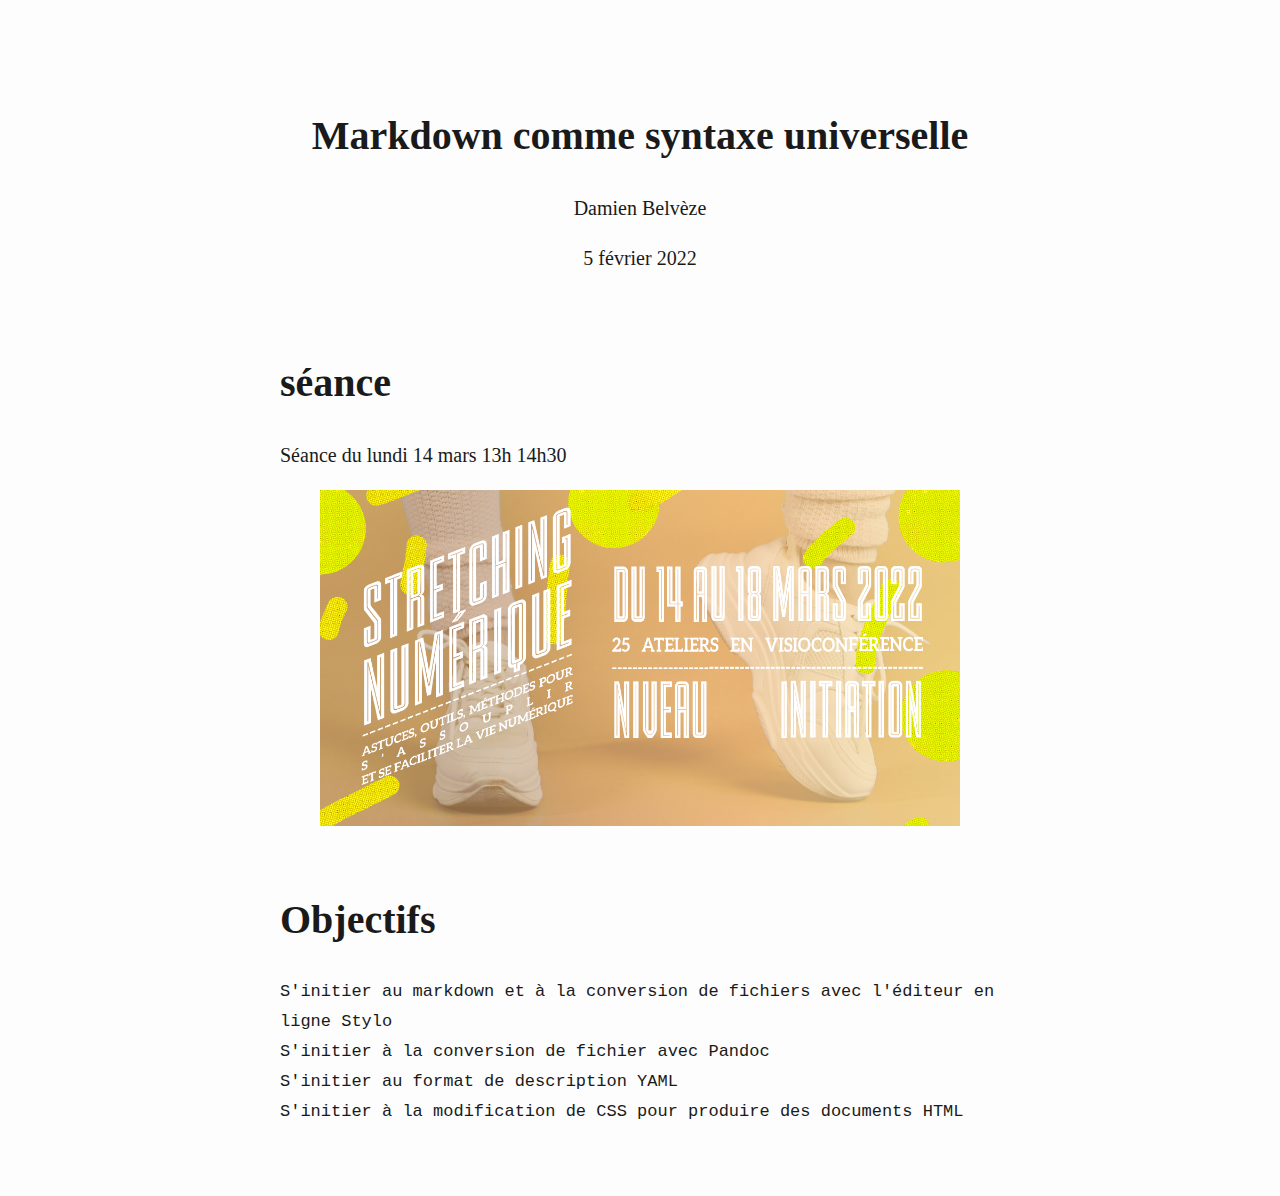
<file: index.html>
<!DOCTYPE html>
<html xmlns="http://www.w3.org/1999/xhtml" lang="" xml:lang="">
<head>
  <meta charset="utf-8" />
  <meta name="generator" content="pandoc" />
  <meta name="viewport" content="width=device-width, initial-scale=1.0, user-scalable=yes" />
  <title>Markdown comme syntaxe universelle</title>
  <style>
    html {
      line-height: 1.5;
      font-family: Georgia, serif;
      font-size: 20px;
      color: #1a1a1a;
      background-color: #fdfdfd;
    }
    body {
      margin: 0 auto;
      max-width: 36em;
      padding-left: 50px;
      padding-right: 50px;
      padding-top: 50px;
      padding-bottom: 50px;
      hyphens: auto;
      overflow-wrap: break-word;
      text-rendering: optimizeLegibility;
      font-kerning: normal;
    }
    @media (max-width: 600px) {
      body {
        font-size: 0.9em;
        padding: 1em;
      }
      h1 {
        font-size: 1.8em;
      }
    }
    @media print {
      body {
        background-color: transparent;
        color: black;
        font-size: 12pt;
      }
      p, h2, h3 {
        orphans: 3;
        widows: 3;
      }
      h2, h3, h4 {
        page-break-after: avoid;
      }
    }
    p {
      margin: 1em 0;
    }
    a {
      color: #1a1a1a;
    }
    a:visited {
      color: #1a1a1a;
    }
    img {
      max-width: 100%;
    }
    h1, h2, h3, h4, h5, h6 {
      margin-top: 1.4em;
    }
    h5, h6 {
      font-size: 1em;
      font-style: italic;
    }
    h6 {
      font-weight: normal;
    }
    ol, ul {
      padding-left: 1.7em;
      margin-top: 1em;
    }
    li > ol, li > ul {
      margin-top: 0;
    }
    blockquote {
      margin: 1em 0 1em 1.7em;
      padding-left: 1em;
      border-left: 2px solid #e6e6e6;
      color: #606060;
    }
    code {
      font-family: Menlo, Monaco, 'Lucida Console', Consolas, monospace;
      font-size: 85%;
      margin: 0;
    }
    pre {
      margin: 1em 0;
      overflow: auto;
    }
    pre code {
      padding: 0;
      overflow: visible;
      overflow-wrap: normal;
    }
    .sourceCode {
     background-color: transparent;
     overflow: visible;
    }
    hr {
      background-color: #1a1a1a;
      border: none;
      height: 1px;
      margin: 1em 0;
    }
    table {
      margin: 1em 0;
      border-collapse: collapse;
      width: 100%;
      overflow-x: auto;
      display: block;
      font-variant-numeric: lining-nums tabular-nums;
    }
    table caption {
      margin-bottom: 0.75em;
    }
    tbody {
      margin-top: 0.5em;
      border-top: 1px solid #1a1a1a;
      border-bottom: 1px solid #1a1a1a;
    }
    th {
      border-top: 1px solid #1a1a1a;
      padding: 0.25em 0.5em 0.25em 0.5em;
    }
    td {
      padding: 0.125em 0.5em 0.25em 0.5em;
    }
    header {
      margin-bottom: 4em;
      text-align: center;
    }
    #TOC li {
      list-style: none;
    }
    #TOC ul {
      padding-left: 1.3em;
    }
    #TOC > ul {
      padding-left: 0;
    }
    #TOC a:not(:hover) {
      text-decoration: none;
    }
    code{white-space: pre-wrap;}
    span.smallcaps{font-variant: small-caps;}
    span.underline{text-decoration: underline;}
    div.column{display: inline-block; vertical-align: top; width: 50%;}
    div.hanging-indent{margin-left: 1.5em; text-indent: -1.5em;}
    ul.task-list{list-style: none;}
    .display.math{display: block; text-align: center; margin: 0.5rem auto;}
  </style>
  <!--[if lt IE 9]>
    <script src="//cdnjs.cloudflare.com/ajax/libs/html5shiv/3.7.3/html5shiv-printshiv.min.js"></script>
  <![endif]-->
</head>
<body>
<header id="title-block-header">
<h1 class="title">Markdown comme syntaxe universelle</h1>
<p class="author">Damien Belvèze</p>
<p class="date">5 février 2022</p>
</header>
<h1 id="séance">séance</h1>
<p>Séance du lundi 14 mars 13h 14h30</p>
<figure>
<img src="visuel.png" alt="stretching numérique" />
</figure>
<h1 id="objectifs">Objectifs</h1>
<pre><code>S&#39;initier au markdown et à la conversion de fichiers avec l&#39;éditeur en ligne Stylo
S&#39;initier à la conversion de fichier avec Pandoc
S&#39;initier au format de description YAML
S&#39;initier à la modification de CSS pour produire des documents HTML</code></pre>
</body>
</html>
</file>
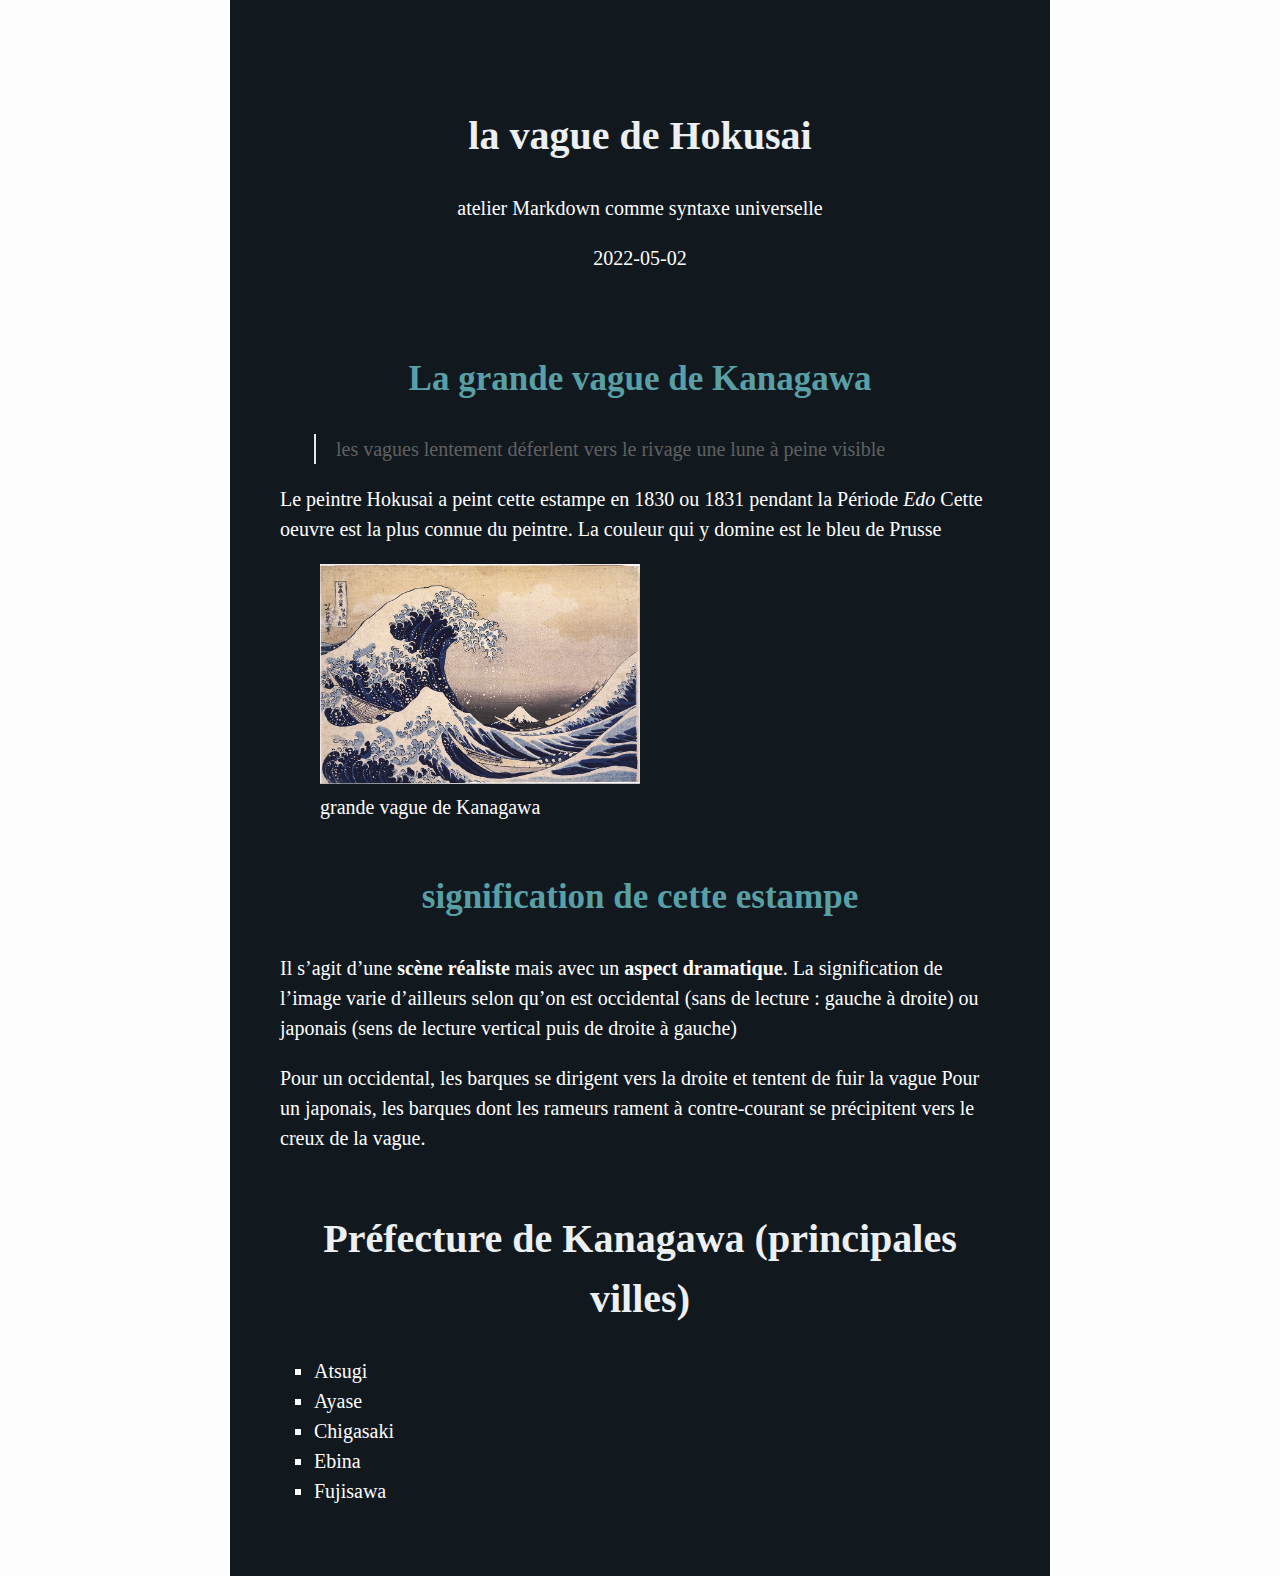
<file: kanagawa.html>
<!DOCTYPE html>
<html xmlns="http://www.w3.org/1999/xhtml" lang="" xml:lang="">
<head>
  <meta charset="utf-8" />
  <meta name="generator" content="pandoc" />
  <meta name="viewport" content="width=device-width, initial-scale=1.0, user-scalable=yes" />
  <meta name="dcterms.date" content="2022-05-02" />
  <title>la vague de Hokusai</title>
  <style>
    html {
      line-height: 1.5;
      font-family: Georgia, serif;
      font-size: 20px;
      color: #1a1a1a;
      background-color: #fdfdfd;
    }
    body {
      margin: 0 auto;
      max-width: 36em;
      padding-left: 50px;
      padding-right: 50px;
      padding-top: 50px;
      padding-bottom: 50px;
      hyphens: auto;
      overflow-wrap: break-word;
      text-rendering: optimizeLegibility;
      font-kerning: normal;
    }
    @media (max-width: 600px) {
      body {
        font-size: 0.9em;
        padding: 1em;
      }
      h1 {
        font-size: 1.8em;
      }
    }
    @media print {
      body {
        background-color: transparent;
        color: black;
        font-size: 12pt;
      }
      p, h2, h3 {
        orphans: 3;
        widows: 3;
      }
      h2, h3, h4 {
        page-break-after: avoid;
      }
    }
    p {
      margin: 1em 0;
    }
    a {
      color: #1a1a1a;
    }
    a:visited {
      color: #1a1a1a;
    }
    img {
      max-width: 100%;
    }
    h1, h2, h3, h4, h5, h6 {
      margin-top: 1.4em;
    }
    h5, h6 {
      font-size: 1em;
      font-style: italic;
    }
    h6 {
      font-weight: normal;
    }
    ol, ul {
      padding-left: 1.7em;
      margin-top: 1em;
    }
    li > ol, li > ul {
      margin-top: 0;
    }
    blockquote {
      margin: 1em 0 1em 1.7em;
      padding-left: 1em;
      border-left: 2px solid #e6e6e6;
      color: #606060;
    }
    code {
      font-family: Menlo, Monaco, 'Lucida Console', Consolas, monospace;
      font-size: 85%;
      margin: 0;
    }
    pre {
      margin: 1em 0;
      overflow: auto;
    }
    pre code {
      padding: 0;
      overflow: visible;
      overflow-wrap: normal;
    }
    .sourceCode {
     background-color: transparent;
     overflow: visible;
    }
    hr {
      background-color: #1a1a1a;
      border: none;
      height: 1px;
      margin: 1em 0;
    }
    table {
      margin: 1em 0;
      border-collapse: collapse;
      width: 100%;
      overflow-x: auto;
      display: block;
      font-variant-numeric: lining-nums tabular-nums;
    }
    table caption {
      margin-bottom: 0.75em;
    }
    tbody {
      margin-top: 0.5em;
      border-top: 1px solid #1a1a1a;
      border-bottom: 1px solid #1a1a1a;
    }
    th {
      border-top: 1px solid #1a1a1a;
      padding: 0.25em 0.5em 0.25em 0.5em;
    }
    td {
      padding: 0.125em 0.5em 0.25em 0.5em;
    }
    header {
      margin-bottom: 4em;
      text-align: center;
    }
    #TOC li {
      list-style: none;
    }
    #TOC ul {
      padding-left: 1.3em;
    }
    #TOC > ul {
      padding-left: 0;
    }
    #TOC a:not(:hover) {
      text-decoration: none;
    }
    code{white-space: pre-wrap;}
    span.smallcaps{font-variant: small-caps;}
    span.underline{text-decoration: underline;}
    div.column{display: inline-block; vertical-align: top; width: 50%;}
    div.hanging-indent{margin-left: 1.5em; text-indent: -1.5em;}
    ul.task-list{list-style: none;}
    .display.math{display: block; text-align: center; margin: 0.5rem auto;}
  </style>
  <style>

  body{

  background-color: #11191f;
  color: #ffffff;
  width: "100%"

  }

  h1{

    text-align:center;
    font-size: 2rem;
    color: #edf0f3;
  }

  h2 {
    font-size: 1.75rem;
    text-align:center;
    color: #599fa6;
  }

  blockquote.style {
    font: 14px/20px italic Times, serif;
    padding: 8px;
    background-color: #141e26;
    color: #a65980;
    border-top: 1px solid #e1cc89;
    border-bottom: 1px solid #e1cc89;
    margin: 5px;
    background-position: top left;
    background-repeat: no-repeat;
    text-indent: 23px;
    }

  ul{
     list-style: square;;
  }

  </style>
  <!--[if lt IE 9]>
    <script src="//cdnjs.cloudflare.com/ajax/libs/html5shiv/3.7.3/html5shiv-printshiv.min.js"></script>
  <![endif]-->
</head>
<body>
<header id="title-block-header">
<h1 class="title">la vague de Hokusai</h1>
<p class="subtitle">atelier Markdown comme syntaxe universelle</p>
<p class="date">2022-05-02</p>
</header>
<h2 id="la-grande-vague-de-kanagawa">La grande vague de Kanagawa</h2>
<blockquote>
<p>les vagues lentement déferlent vers le rivage une lune à peine
visible</p>
</blockquote>
<p>Le peintre Hokusai a peint cette estampe en 1830 ou 1831 pendant la
Période <em>Edo</em> Cette oeuvre est la plus connue du peintre. La
couleur qui y domine est le bleu de Prusse</p>
<figure>
<img src="images/wave.jpg" style="width:50.0%"
alt="grande vague de Kanagawa" />
<figcaption aria-hidden="true">grande vague de Kanagawa</figcaption>
</figure>
<h2 id="signification-de-cette-estampe">signification de cette
estampe</h2>
<p>Il s’agit d’une <strong>scène réaliste</strong> mais avec un
<strong>aspect dramatique</strong>. La signification de l’image varie
d’ailleurs selon qu’on est occidental (sans de lecture : gauche à
droite) ou japonais (sens de lecture vertical puis de droite à
gauche)</p>
<p>Pour un occidental, les barques se dirigent vers la droite et tentent
de fuir la vague Pour un japonais, les barques dont les rameurs rament à
contre-courant se précipitent vers le creux de la vague.</p>
<h1 id="préfecture-de-kanagawa-principales-villes">Préfecture de
Kanagawa (principales villes)</h1>
<ul>
<li>Atsugi</li>
<li>Ayase</li>
<li>Chigasaki</li>
<li>Ebina</li>
<li>Fujisawa</li>
</ul>
</body>
</html>
</file>
